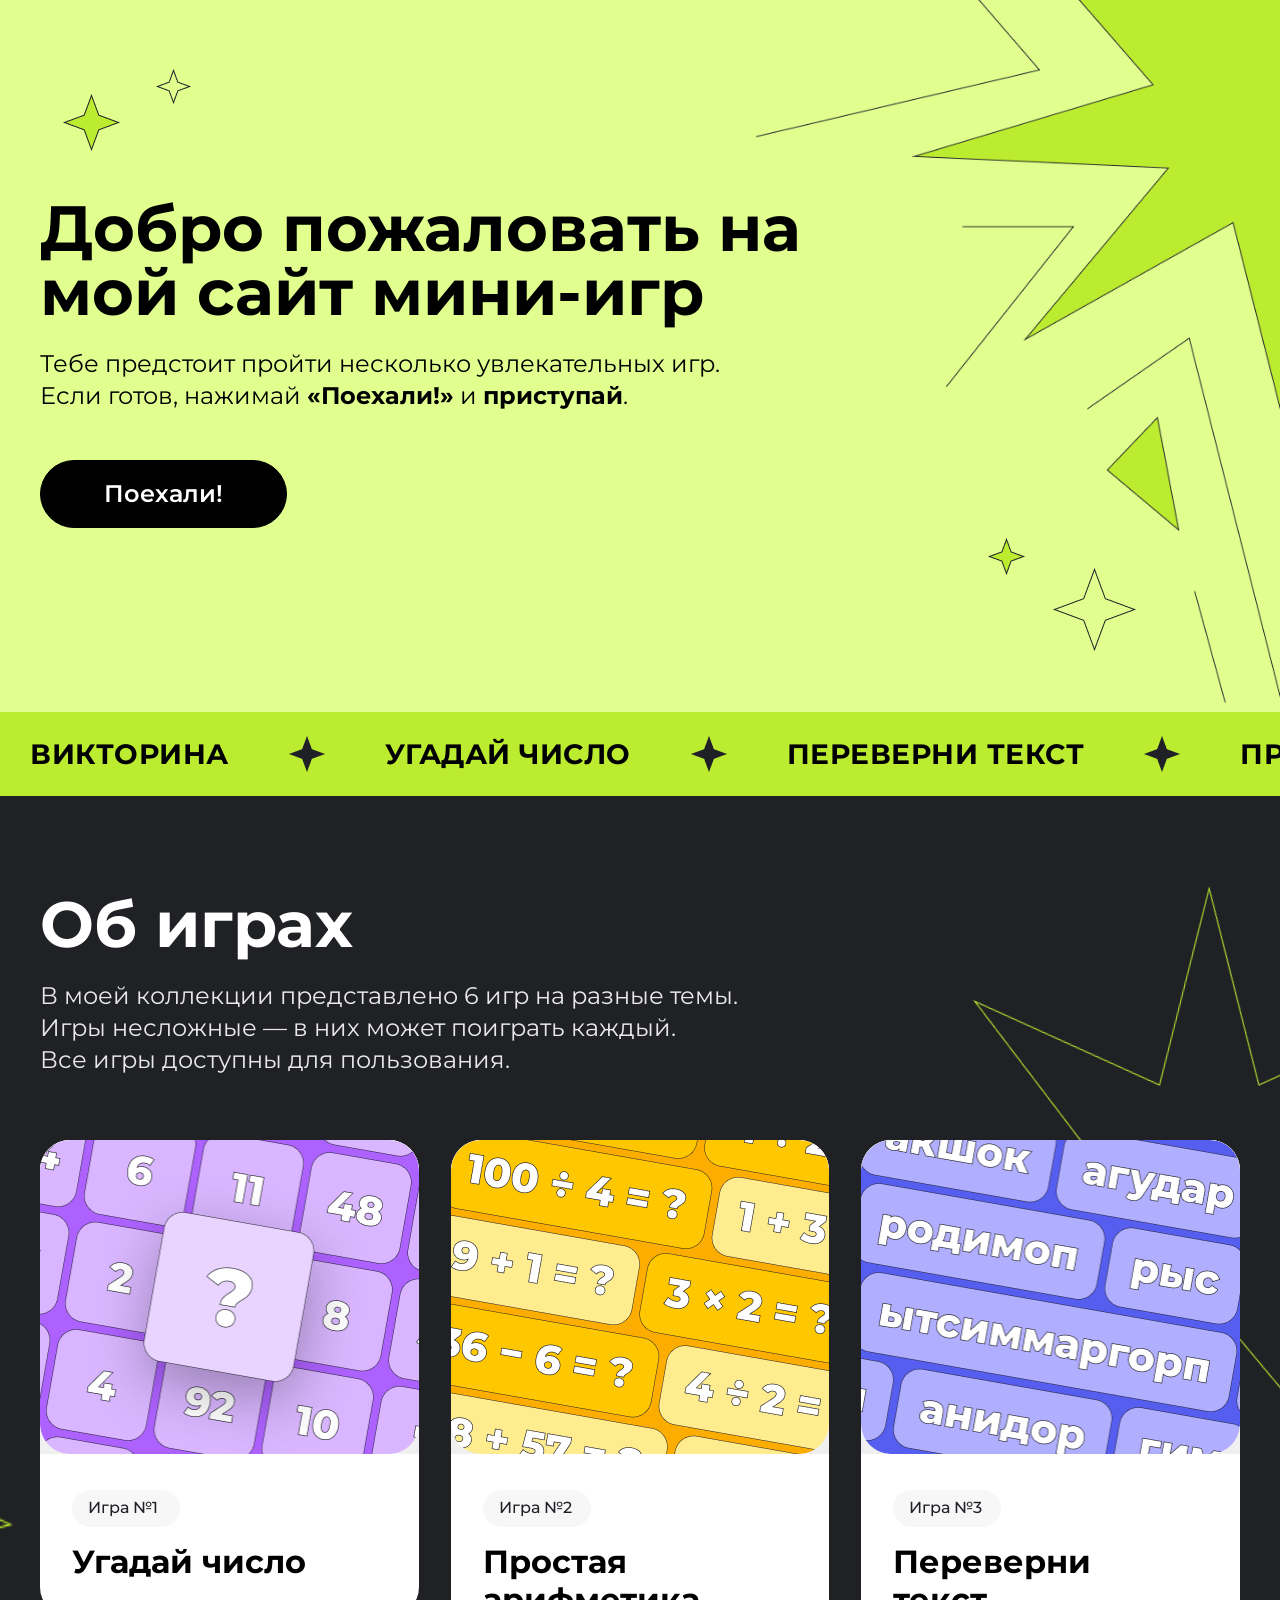
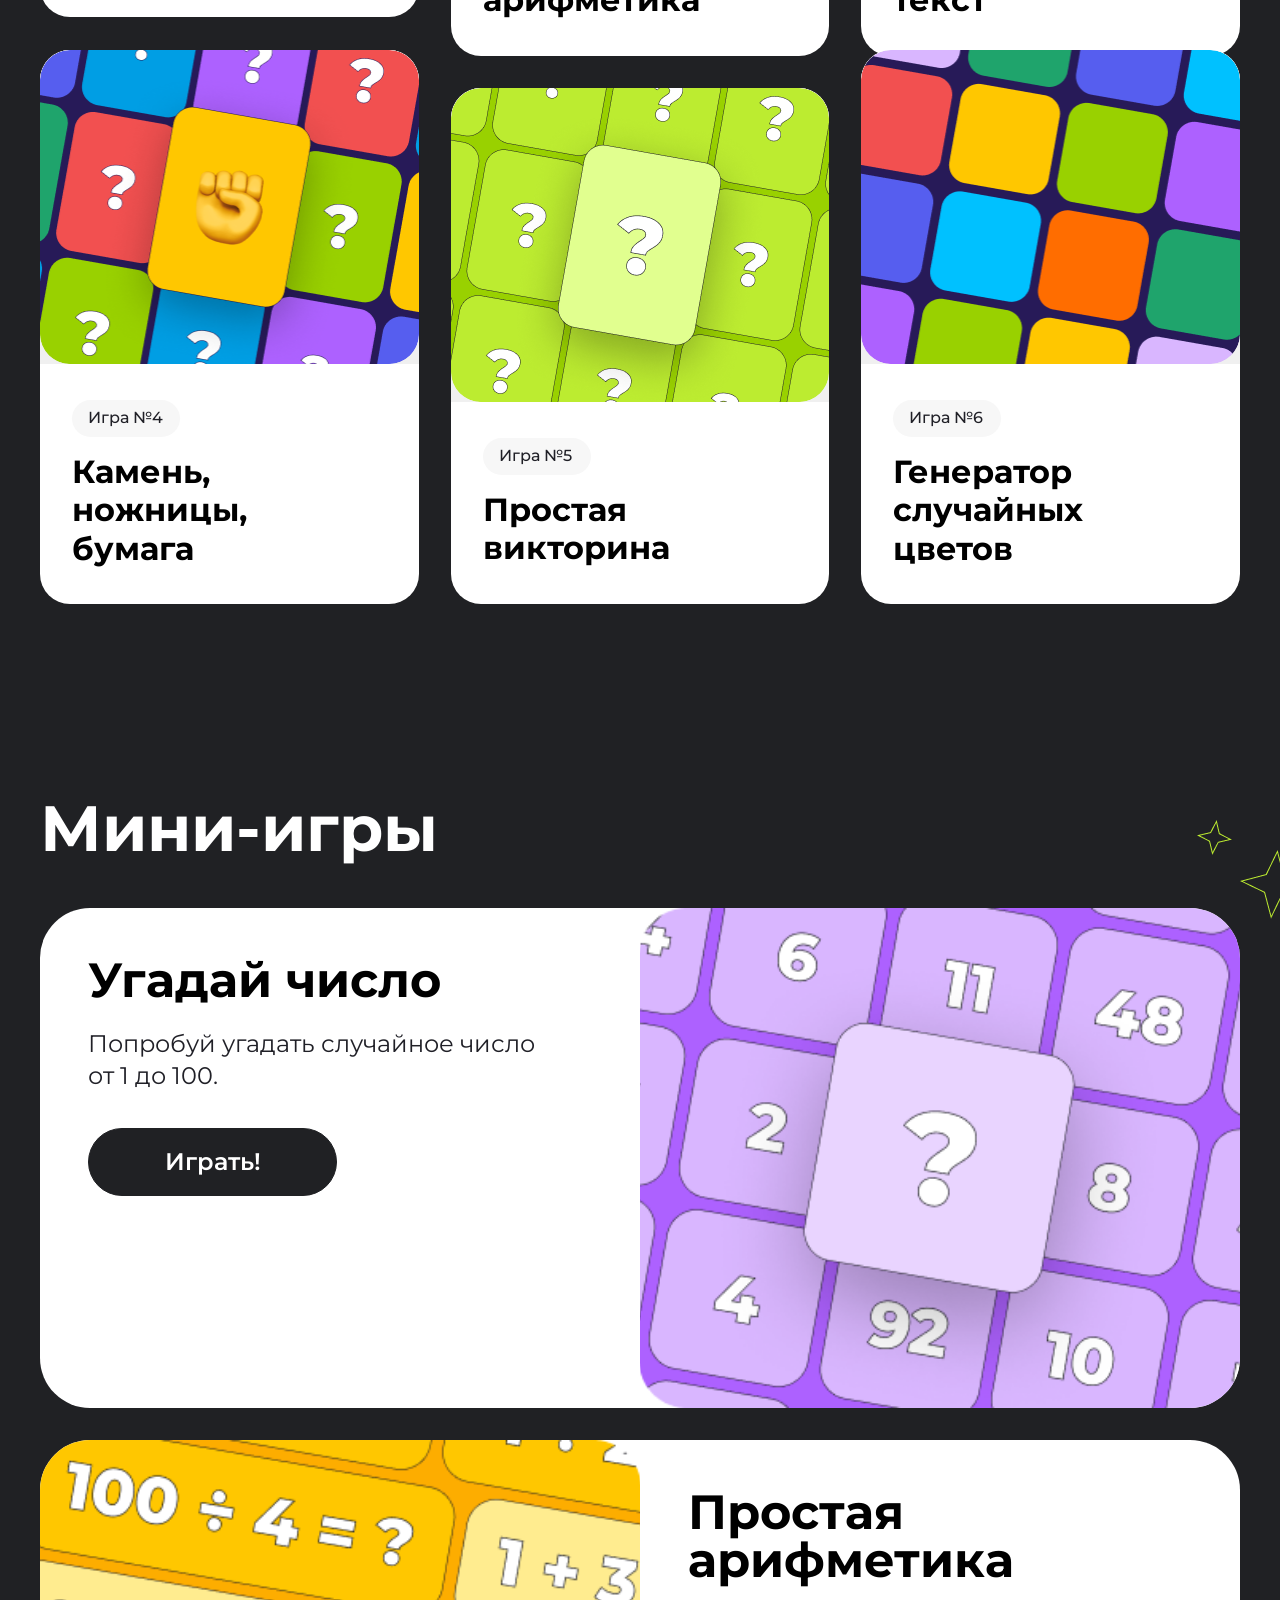
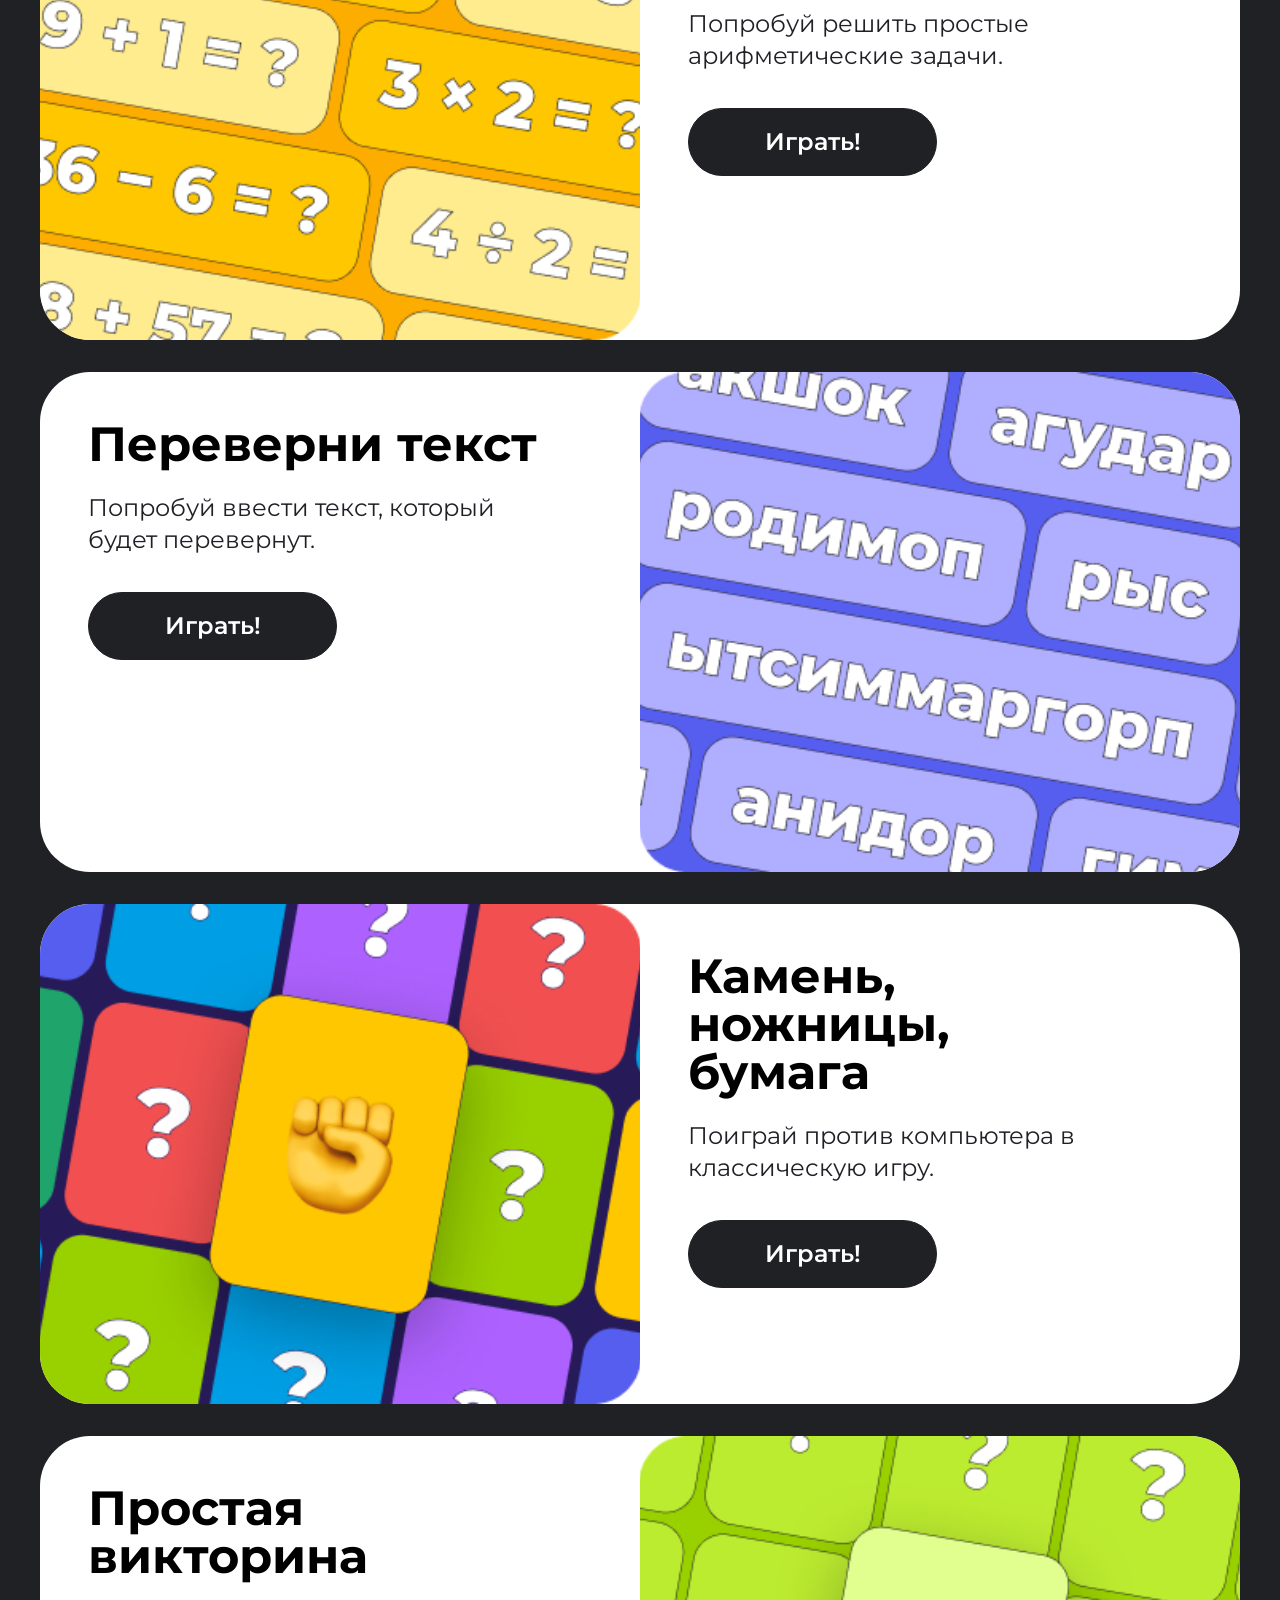
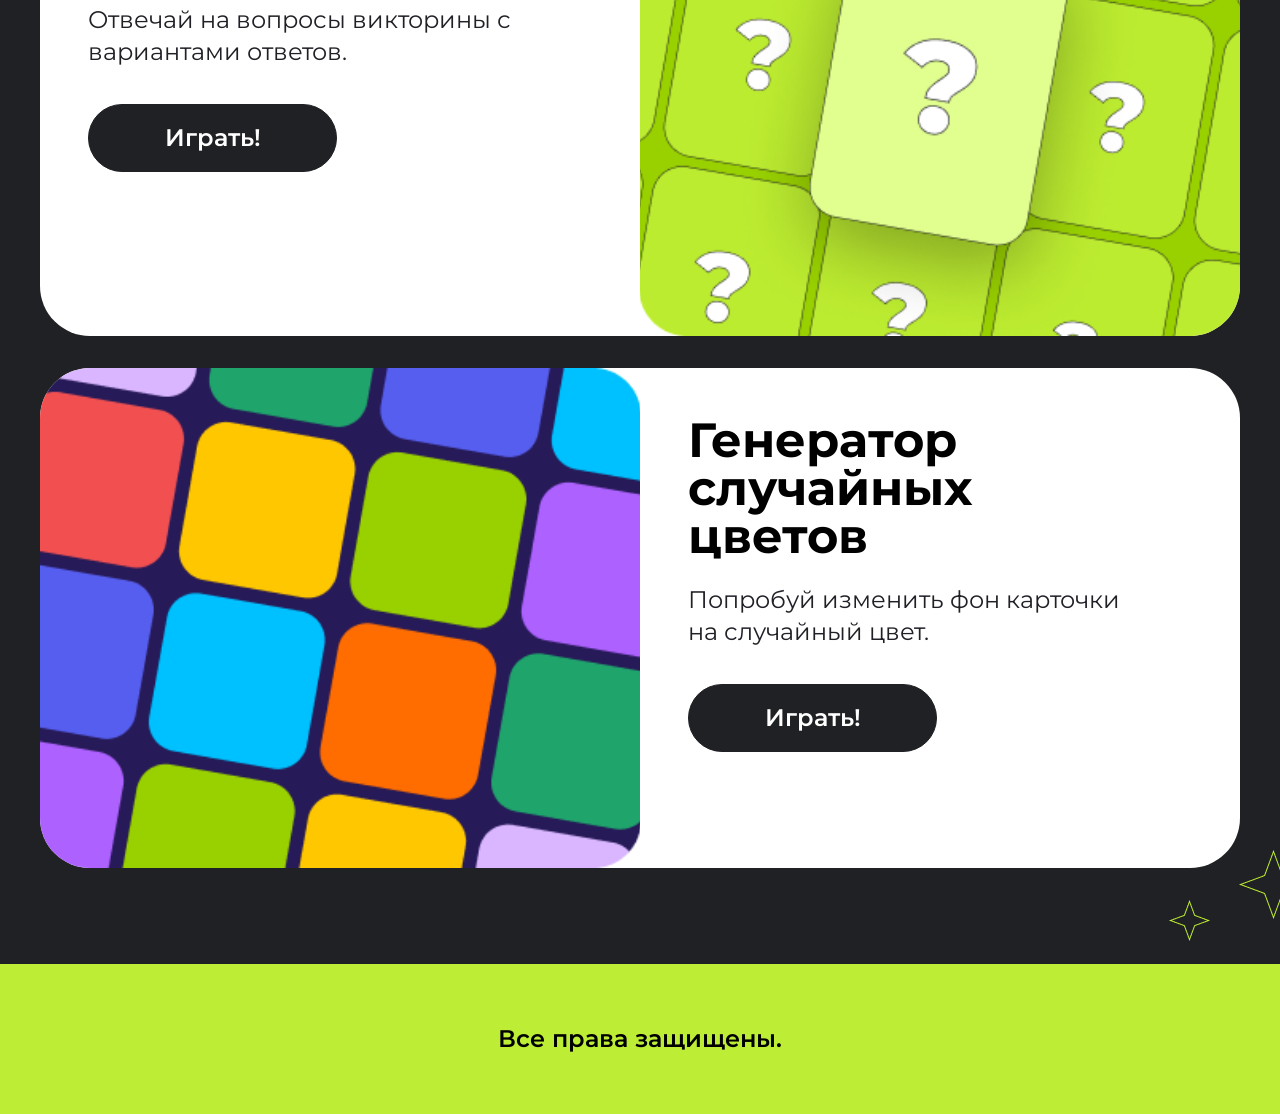
<file: index.html>
<!DOCTYPE html>
<html lang="en">
<head>
    <meta charset="UTF-8">
    <meta name="viewport" content="width=device-width, initial-scale=1.0">
    <link rel="stylesheet" href="style.css">
    <link rel="preconnect" href="https://fonts.googleapis.com">
    <link rel="preconnect" href="https://fonts.gstatic.com" crossorigin>
    <link href="https://fonts.googleapis.com/css2?family=Montserrat:ital,wght@0,100..900;1,100..900&display=swap"
        rel="stylesheet">
    <title>Главная</title>
</head>
<body>
    <header class="center top">
        <img class="top__stars-1" src="./img/stars-1.png" alt="stars-1">
        <img class="top__stars-2" src="./img/stars-2.png" alt="stars-2">
        <img class="top__stars-3" src="./img/stars-3.png" alt="stars-3">
        <img class="top__stars-4" src="./img/stars-4.png" alt="stars-4">
        <img class="top__stars-5" src="./img/stars-5.png" alt="stars-5">
        <img class="top__stars-9" src="./img/stars-9.png" alt="stars-9">
        <img class="top__stars-10" src="./img/stars-10.png" alt="stars-10">
        <img class="top__stars-11" src="./img/stars-11.png" alt="stars-11">
        <img class="top__stars-12" src="./img/stars-12.png" alt="stars-12">
        <img class="top__stars-13" src="./img/stars-13.png" alt="stars-13">
        <section class="top__desc">
            <h1 class="top__desc-title">Добро пожаловать на мой сайт мини-игр</h1>
            <p class="top__desc-subtitle">
                Тебе предстоит пройти несколько увлекательных игр. Если готов, нажимай 
                <span class="top__desc-subtitle--bold">«Поехали!»</span> и 
                <span class="top__desc-subtitle--bold">приступай</span>.
            </p>
            <a href="#games-section" class="top__desc-btn">Поехали!</a>
        </section>
    </header>

    <div class="ticker">
        <div class="ticker__container">
            <div class="ticker__group">
                <span class="ticker__item">Викторина</span>
                <div class="ticker__star"></div>
                <span class="ticker__item">Угадай число</span>
                <div class="ticker__star"></div>
                <span class="ticker__item">Переверни текст</span>
                <div class="ticker__star"></div>
                <span class="ticker__item">Простая арифметика</span>
                <div class="ticker__star"></div>
                <span class="ticker__item">Камень, Ножницы, Бумага</span>
                <div class="ticker__star"></div>
                <span class="ticker__item">Генератор Случайных Цветов</span>
                <div class="ticker__star"></div>
            </div>
            <div class="ticker__group">
                <span class="ticker__item">Викторина</span>
                <div class="ticker__star"></div>
                <span class="ticker__item">Угадай число</span>
                <div class="ticker__star"></div>
                <span class="ticker__item">Переверни текст</span>
                <div class="ticker__star"></div>
                <span class="ticker__item">Простая арифметика</span>
                <div class="ticker__star"></div>
                <span class="ticker__item">Камень, Ножницы, Бумага</span>
                <div class="ticker__star"></div>
                <span class="ticker__item">Генератор Случайных Цветов</span>
                <div class="ticker__star"></div>
            </div>
        </div>
    </div>
    
    <section id="games-section" class="games center">
        <img class="games__stars-7" src="./img/stars-7.png" alt="star">
        <img class="games__stars-8" src="./img/stars-8.png" alt="star">
        <div class="games__desc">
            <h2 class="games__desc-title">Об играх</h2>
            <p class="games__desc-text">
                В моей коллекции представлено 6 игр на разные темы.<br>
                Игры несложные — в них может поиграть каждый.<br>
                Все игры доступны для пользования.
            </p>
        </div>
        
        <div class="games__grid">

            <a href="#guess-the-number" class="game-card">
                <div class="game-card__image-box">
                    <img src="./img/game-1.png" alt="Угадай число" class="game-card__img">
                </div>
                <div class="game-card__info">
                    <span class="game-card__number">Игра №1</span>
                    <h3 class="game-card__title">Угадай число</h3>
                </div>
            </a>

            <a href="#simple-arithmethics" class="game-card">
                <div class="game-card__image-box">
                    <img src="./img/game-2.png" alt="Простая арифметика" class="game-card__img">
                </div>
                <div class="game-card__info">
                    <span class="game-card__number">Игра №2</span>
                    <h3 class="game-card__title">Простая арифметика</h3>
                </div>
            </a>

            <a href="#flip-the-text" class="game-card">
                <div class="game-card__image-box">
                    <img src="./img/game-3.png" alt="Переверни текст" class="game-card__img">
                </div>
                <div class="game-card__info">
                    <span class="game-card__number">Игра №3</span>
                    <h3 class="game-card__title">Переверни текст</h3>
                </div>
            </a>

            <a href="#rock-paper-scissors" class="game-card">
                <div class="game-card__image-box">
                    <img src="./img/game-4.png" alt="Камень, ножницы, бумага" class="game-card__img">
                </div>
                <div class="game-card__info">
                    <span class="game-card__number">Игра №4</span>
                    <h3 class="game-card__title">Камень, ножницы, бумага</h3>
                </div>
            </a>

            <a href="#easy-quizz" class="game-card">
                <div class="game-card__image-box">
                    <img src="./img/game-5.png" alt="Простая викторина" class="game-card__img">
                </div>
                <div class="game-card__info">
                    <span class="game-card__number">Игра №5</span>
                    <h3 class="game-card__title">Простая викторина</h3>
                </div>
            </a>

            <a href="#random-color-generator" class="game-card">
                <div class="game-card__image-box">
                    <img src="./img/game-6.png" alt="Генератор случайных цветов" class="game-card__img">
                </div>
                <div class="game-card__info">
                    <span class="game-card__number">Игра №6</span>
                    <h3 class="game-card__title">Генератор случайных цветов</h3>
                </div>
            </a>
        </div>
    </section>
    <section class="mini-games center">
        <h2 class="mini-games__title">Мини-игры</h2>
        
        <img class="mini-games__stars-14" src="./img/stars-14.png" alt="star">
        <img class="mini-games__stars-15" src="./img/stars-15.png" alt="star">
        <img class="mini-games__stars-16" src="./img/stars-16.png" alt="star">
        <img class="mini-games__stars-17" src="./img/stars-17.png" alt="star">

        <div class="mini-games__list">

            <div id="guess-the-number" class="mobile-card">
                <div class="mobile-card__info">
                    <h3 class="mobile-card__title">Угадай число</h3>
                    <p class="mobile-card__text">Попробуй угадать случайное число от 1 до 100.</p>
                    <a href="#guess-game-window" class="mobile-card__btn id-guess-trigger">Играть!</a>
                </div>
                <div class="mobile-card__image-box">
                    <img src="./img/game-1.png" alt="Угадай число" class="mobile-card__img">
                </div>
            </div>

            <div id="guess-game-window" class="quiz-container hidden">
            <div class="quiz-header">
                <h2>Игра «Угадай число»</h2>
                <button id="close-guess-btn" class="close-btn">&times;</button>
            </div>
  
            <div id="guess-box">
                <p class="question">Компьютер загадал число от 1 до 100. Попробуй его угадать!</p>
                <div class="guess-input-group">
                    <input type="number" id="user-guess-input" min="1" max="100" placeholder="Введите число...">
                    <button id="submit-guess-btn">Проверить</button>
                </div>
                <p id="guess-hint-text" class="hint-text">Жду вашей догадки...</p>
            </div>

            <div id="guess-result-box" class="result-box hidden">
                <h3>Вы угадали! 🎉</h3>
                <p id="guess-stats-text"></p>
                <button id="restart-guess-btn">Играть заново</button>
            </div>
            </div>


            <div id="simple-arithmethics" class="mobile-card">
                <div class="mobile-card__image-box">
                    <img src="./img/game-2.png" alt="Простая арифметика" class="mobile-card__img">
                </div>
                <div class="mobile-card__info">
                    <h3 class="mobile-card__title">Простая арифметика</h3>
                    <p class="mobile-card__text">Попробуй решить простые арифметические задачи.</p>
                    <a href="#arithmetic-game-window" class="mobile-card__btn id-arithmetic-trigger">Играть!</a>
                </div>
            </div>

            <div id="arithmetic-game-window" class="quiz-container hidden">
            <div class="quiz-header">
                <h2>Игра «Простая арифметика»</h2>
                <button id="close-arithmetic-btn" class="close-btn">&times;</button>
            </div>
  
            <div id="arithmetic-box">
                <p class="question">Решите сгенерированный пример:</p>
                <h1 id="arithmetic-task-text" style="font-size: 48px; font-weight: 700; margin-bottom: 24px; letter-spacing: 2px;">5 + 3 = ?</h1>
    
                <div class="guess-input-group">
                    <input type="number" id="user-arithmetic-input" placeholder="Ваш ответ...">
                    <button id="submit-arithmetic-btn">Проверить</button>
                </div>
                <p id="arithmetic-hint-text" class="hint-text">Жду вашего ответа...</p>
            </div>

            <div id="arithmetic-result-box" class="result-box hidden">
                <h3 id="arithmetic-result-title">Верно! 🎉</h3>
                <p id="arithmetic-stats-text"></p>
                <button id="next-arithmetic-btn" class="result-box__desc-btn" style="margin: 0 auto;">Следующий пример</button>
            </div>
            </div>


            <div id="flip-the-text" class="mobile-card">
                <div class="mobile-card__info">
                    <h3 class="mobile-card__title">Переверни текст</h3>
                    <p class="mobile-card__text">Попробуй ввести текст, который будет перевернут.</p>
                    <a href="#flip-game-window" class="mobile-card__btn id-flip-trigger">Играть!</a>
                </div>
                <div class="mobile-card__image-box">
                    <img src="./img/game-3.png" alt="Переверни текст" class="mobile-card__img">
                </div>
            </div>

            <div id="flip-game-window" class="quiz-container hidden">
            <div class="quiz-header">
                <h2>Игра «Переверни текст»</h2>
                <button id="close-flip-btn" class="close-btn">&times;</button>
            </div>
  
            <div class="flip-content-box">
                <p class="question">Введите любое слово или фразу, и сайт мгновенно перевернет их задом наперед:</p>
    
                <div class="guess-input-group">
                    <input type="text" id="user-flip-input" placeholder="Введите ваш текст здесь...">
                    <button id="submit-flip-btn">Перевернуть</button>
                </div>
            </div>

            <div id="flip-result-box" class="result-box hidden">
                <h3 style="color: #000000; font-size: 28px; margin-bottom: 12px; font-weight: 600;">Перевернутый текст:</h3>
                <h1 id="flipped-output-text" style="font-size: 40px; font-weight: 700; color: #007bff; margin-bottom: 32px; word-break: break-all; min-height: 48px;"></h1>
    
                <button id="clear-flip-btn" class="result-box__desc-btn" style="margin: 0 auto;">Очистить и повторить</button>
            </div>
            </div>


            <div id="rock-paper-scissors" class="mobile-card">
                <div class="mobile-card__image-box">
                    <img src="./img/game-4.png" alt="Камень, ножницы, бумага" class="mobile-card__img">
                </div>
                <div class="mobile-card__info">
                    <h3 class="mobile-card__title">Камень, ножницы, бумага</h3>
                    <p class="mobile-card__text">Поиграй против компьютера в классическую игру.</p>
                    <a href="#rps-game-window" class="mobile-card__btn id-rps-trigger">Играть!</a>
                </div>
            </div>

            <div id="rps-game-window" class="quiz-container hidden">
            <div class="quiz-header">
                <h2>Камень, Ножницы, Бумага</h2>
                <button id="close-rps-btn" class="close-btn">&times;</button>
            </div>
  
            <div id="rps-box">
                <p class="question">Сделай свой ход:</p>
                <div class="options">
                    <button class="option-btn rps-btn" data-choice="камень">✊ Камень</button>
                    <button class="option-btn rps-btn" data-choice="ножницы">✌️ Ножницы</button>
                    <button class="option-btn rps-btn" data-choice="бумага">✋ Бумага</button>
                </div>
            </div>

            <div id="rps-result-box" class="result-box hidden">
                <h3 id="rps-result-title">Победа! 🎉</h3>
                <p id="rps-stats-text"></p>
                <button id="restart-rps-btn">Играть еще раз</button>
            </div>
            </div>


            <div id="easy-quizz" class="mobile-card">
                <div class="mobile-card__info">
                    <h3 class="mobile-card__title">Простая викторина</h3>
                    <p class="mobile-card__text">Отвечай на вопросы викторины с вариантами ответов.</p>
                    <a href="#quiz-game-window" class="mobile-card__btn id-quiz-trigger">Играть!</a>
                </div>
                <div class="mobile-card__image-box">
                    <img src="./img/game-5.png" alt="Простая викторина" class="mobile-card__img">
                </div>
            </div>
            <div id="quiz-game-window" class="quiz-container hidden">
              <div class="quiz-header">
                <h2>Игра «Викторина»</h2>
                <button id="close-quiz-btn" class="close-btn">&times;</button>
              </div>
              
              <div id="quiz-box">
                <p id="question-text" class="question"></p>
                <div id="options-box" class="options"></div>
              </div>

              <div id="result-box" class="result-box hidden">
                <h3>Игра окончена!</h3>
                <p id="score-text"></p>
                <button id="restart-btn">Начать заново</button>
              </div>
            </div>


            <div id="random-color-generator" class="mobile-card">
                <div class="mobile-card__image-box">
                    <img src="./img/game-6.png" alt="Генератор случайных цветов" class="mobile-card__img">
                </div>
                <div class="mobile-card__info">
                    <h3 class="mobile-card__title">Генератор случайных цветов</h3>
                    <p class="mobile-card__text">Попробуй изменить фон карточки на случайный цвет.</p>
                    <a href="#color-game-window" class="mobile-card__btn id-color-trigger">Играть!</a>
                </div>
            </div>

            <div id="color-game-window" class="quiz-container hidden">
            <div class="quiz-header">
                <h2>Генератор цветов</h2>
                <button id="close-color-btn" class="close-btn">&times;</button>
            </div>
  
            <div id="color-game-box" class="color-playground">
                <p class="question" id="color-game-instruction">Нажми на кнопку ниже, чтобы сгенерировать случайный цвет фона!</p>
    
                <h1 id="color-hex-code" class="hex-display">#FFFFFF</h1>
    
                <button id="generate-color-btn" class="quiz-container-btn" style="margin: 24px auto 0 auto;">Изменить цвет</button>
            </div>
            </div>
        </div>
    </section>
    <footer class="footer">
        <p class="footer__text">Все права защищены.</p>
    </footer>
    <script src="./script.js"></script>
</body>
</html>
</file>
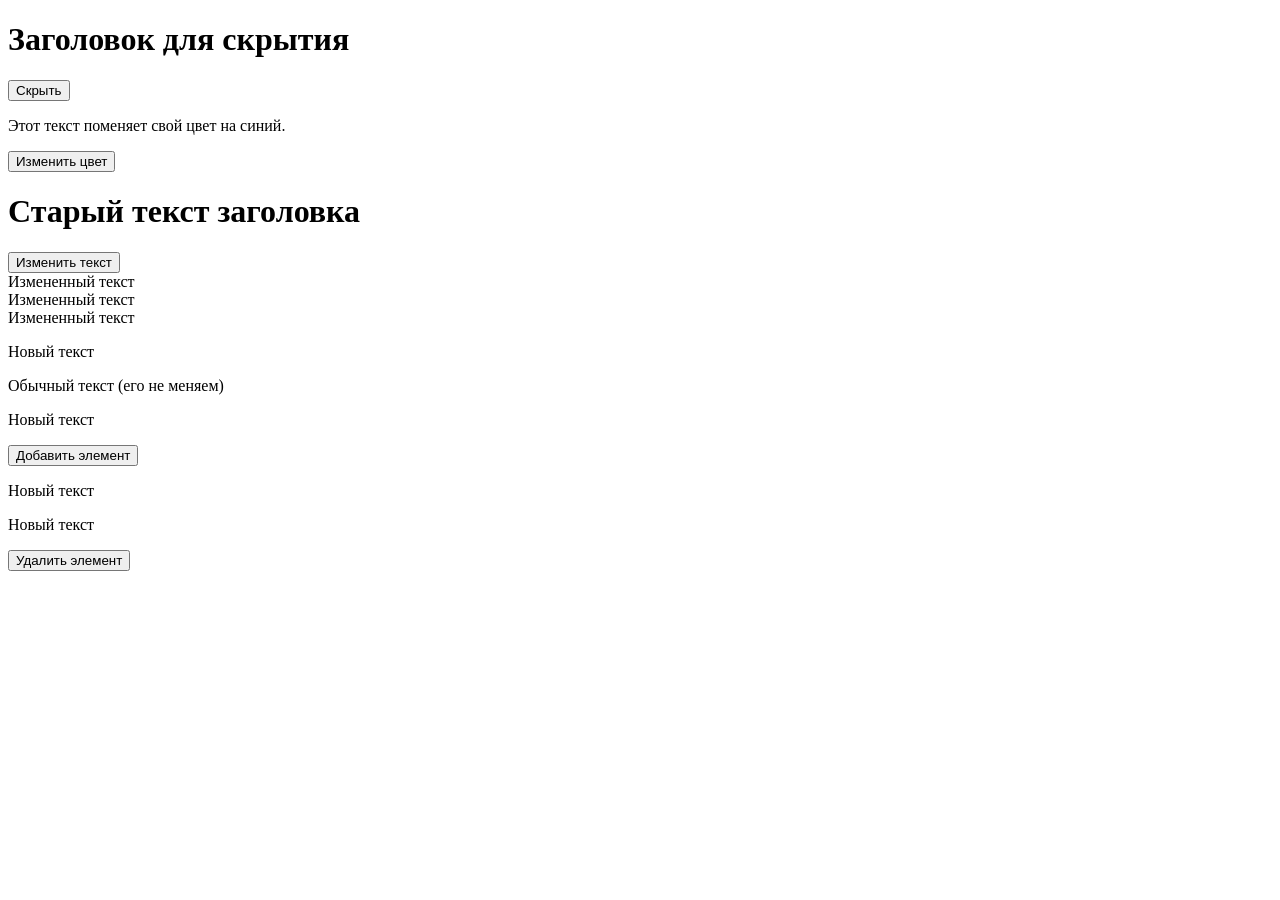
<file: hw-8.html>
<!DOCTYPE html>
<html lang="en">
<head>
    <meta charset="UTF-8">
    <meta name="viewport" content="width=device-width, initial-scale=1.0">
    <title>Homework</title>
</head>
<body>
    <h1 id="title-task1">Заголовок для скрытия</h1>
    <button id="btn-task1">Скрыть</button>

    <p id="text-task2">Этот текст поменяет свой цвет на синий.</p>
    <button id="btn-task2">Изменить цвет</button>

    <h1 id="title-task3">Старый текст заголовка</h1>
    <button id="btn-task3">Изменить текст</button>

    <div class="description1">Текст первого блока</div>
    <div class="description1">Текст второго блока</div>
    <div class="description1">Текст третьего блока</div>

    <p class="description">Первый абзац описания</p>
    <p class="text-info">Обычный текст (его не меняем)</p>
    <p class="description">Второй абзац описания</p>

    <button id="btn-task6">Добавить элемент</button>

    <p class="description">Я первый абзац (меня удалят)</p>
    <p class="description">Я второй абзац (я останусь)</p>
    <button id="btn-task7">Удалить элемент</button>

    <script src="./hw-8.js"></script>
</body>
</html>
</file>
<file: style.css>
* {
  margin: 0;
  padding: 0;
  box-sizing: border-box;
  font-family: "Montserrat", sans-serif;
  scroll-behavior: smooth;
}

.center {
  padding-left: calc(50% - 600px);
  padding-right: calc(50% - 600px);
}

.top {
  position: relative;
  overflow: hidden;
  background: #E1FF8F;
  height: 712px;
}
.top__stars-1 {
  top: 0;
  right: 0;
  height: 100%;
  position: absolute;
  z-index: 1;
  pointer-events: none;
}
.top__stars-2 {
  position: absolute;
  top: 568px;
  left: calc(50% + 413px);
}
.top__stars-3 {
  position: absolute;
  top: 538px;
  left: calc(50% + 348px);
}
.top__stars-4 {
  position: absolute;
  top: 94px;
  left: 63px;
}
.top__stars-5 {
  position: absolute;
  top: 69px;
  left: 156px;
}
.top__stars-9, .top__stars-10, .top__stars-11, .top__stars-12, .top__stars-13 {
  display: none;
}
.top__desc {
  position: relative;
  z-index: 2;
}
.top__desc-title {
  padding-top: 196px;
  padding-bottom: 24px;
  width: 769px;
  font-weight: 700;
  font-size: 64px;
  line-height: 100%;
}
.top__desc-subtitle {
  width: 720px;
  font-weight: 400;
  font-size: 24px;
  line-height: 32px;
}
.top__desc-subtitle span {
  font-weight: 700;
}
.top__desc-btn {
  display: flex;
  justify-content: center;
  text-decoration: none;
  width: 247px;
  margin-top: 48px;
  border-radius: 60px;
  padding-top: 16px;
  padding-bottom: 16px;
  padding-left: 28px;
  padding-right: 28px;
  font-size: 24px;
  color: #fff;
  background-color: #000;
  font-weight: 600;
  line-height: 142%;
  border: 1px solid #000;
}
.top__desc-btn:hover {
  transition: all 0.75s;
  color: #000;
  background-color: #fff;
}

.ticker {
  width: 100%;
  background-color: #BCEC30;
  overflow: hidden;
  display: flex;
  flex-wrap: nowrap;
  -webkit-user-select: none;
     -moz-user-select: none;
          user-select: none;
}
.ticker__container {
  display: flex;
  flex-wrap: nowrap;
  width: -moz-max-content;
  width: max-content;
  animation: scroll-marquee 25s linear infinite;
}
.ticker__group {
  display: flex;
  align-items: center;
  flex-wrap: nowrap;
  gap: 60px;
  padding: 24px 30px;
}
.ticker__item {
  font-weight: 700;
  font-size: 28px;
  text-transform: uppercase;
  color: #000000;
  letter-spacing: 0.5px;
  white-space: nowrap;
}
.ticker__star {
  width: 36px;
  height: 36px;
  background: url(./img/star.png) no-repeat center/contain;
  flex-shrink: 0;
}
.ticker:hover .ticker__container {
  animation-play-state: paused;
}

@keyframes scroll-marquee {
  0% {
    transform: translate3d(0, 0, 0);
  }
  100% {
    transform: translate3d(-50%, 0, 0);
  }
}
.games {
  background-color: #202124;
  padding-top: 96px;
  padding-bottom: 96px;
  position: relative;
  overflow: hidden;
}
.games::after {
  content: "";
  position: absolute;
  width: 584.71px;
  height: 584.71px;
  opacity: 1;
  top: 87px;
  left: calc(50% + 230px);
  transform: rotate(6.77deg);
  background: url("./img/stars-6.png") no-repeat center/contain;
  z-index: 1;
  pointer-events: none;
}
.games__stars-7 {
  position: absolute;
  width: 54px;
  height: 54px;
  top: 700px;
  left: calc(50% - 680px);
  z-index: 2;
}
.games__stars-8 {
  position: absolute;
  width: 31px;
  height: 31px;
  top: 650px;
  left: calc(50% - 700px);
  transform: rotate(15deg);
  z-index: 2;
}
.games__desc {
  position: relative;
  z-index: 3;
  margin-bottom: 64px;
}
.games__desc-title {
  font-size: 64px;
  font-weight: 700;
  color: #ffffff;
  line-height: 100%;
  padding-bottom: 24px;
}
.games__desc-text {
  font-size: 24px;
  font-weight: 400;
  color: #ffffff;
  line-height: 32px;
  opacity: 0.9;
}
.games__grid {
  position: relative;
  display: grid;
  grid-template-columns: repeat(3, 1fr);
  gap: 32px;
  align-items: start;
}

.game-card {
  display: flex;
  flex-direction: column;
  background-color: #ffffff;
  border-radius: 30px;
  text-decoration: none;
  overflow: hidden;
  position: relative;
  z-index: 2;
  transition: transform 0.3s cubic-bezier(0.25, 0.46, 0.45, 0.94);
}
.game-card:nth-child(4), .game-card:nth-child(6) {
  margin-top: -38px;
}
.game-card:hover {
  scale: 1.05;
  transition: 0.35s;
  cursor: pointer;
}
.game-card__image-box {
  width: 100%;
  height: 314px;
  background-color: #f0f0f0;
  overflow: hidden;
}
.game-card__img {
  width: 100%;
  height: 100%;
  -o-object-fit: cover;
     object-fit: cover;
  border-radius: 30px;
}
.game-card__info {
  padding: 36px 32px;
  display: flex;
  flex-direction: column;
  gap: 16px;
}
.game-card__number {
  font-size: 16px;
  font-weight: 500;
  color: #202027;
  background-color: #f7f7f7;
  width: 108px;
  padding: 8px 16px 10px 16px;
  border-radius: 52px;
}
.game-card__title {
  width: 300px;
  font-size: 32px;
  font-weight: 700;
  color: #000000;
  line-height: 120%;
}

.mini-games {
  background-color: #202124;
  padding-top: 96px;
  padding-bottom: 96px;
  position: relative;
  overflow: hidden;
}
.mini-games__title {
  font-size: 64px;
  font-weight: 700;
  color: #ffffff;
  line-height: 100%;
  margin-bottom: 48px;
}
.mini-games__list {
  display: flex;
  flex-direction: column;
  gap: 32px;
  width: 100%;
}
.mini-games__stars-14 {
  position: absolute;
  opacity: 1;
  top: 120px;
  left: calc(50% + 557px);
  border-width: 1px;
  z-index: 1;
}
.mini-games__stars-15 {
  position: absolute;
  opacity: 1;
  top: 150px;
  left: calc(50% + 600px);
  border-width: 1px;
  z-index: 1;
}
.mini-games__stars-16 {
  width: 69px;
  height: 69px;
  position: absolute;
  top: 3350px;
  left: calc(50% + 599px);
  border-width: 1px;
  z-index: 1;
}
.mini-games__stars-17 {
  width: 41px;
  height: 41px;
  position: absolute;
  top: 3400px;
  left: calc(50% + 529px);
  border-width: 1px;
  z-index: 1;
}

.mobile-card {
  display: flex;
  flex-direction: row;
  width: 100%;
  height: 500px;
  background-color: #ffffff;
  border-radius: 50px;
  overflow: hidden;
  position: relative;
  z-index: 2;
  transition: transform 0.3s cubic-bezier(0.25, 0.46, 0.45, 0.94);
}
.mobile-card__image-box {
  width: 50%;
  height: 100%;
  overflow: hidden;
}
.mobile-card__img {
  width: 100%;
  height: 100%;
  -o-object-fit: cover;
     object-fit: cover;
  border-radius: 30px;
}
.mobile-card__info {
  width: 50%;
  padding: 48px 48px;
  display: flex;
  flex-direction: column;
  align-items: flex-start;
  gap: 24px;
}
.mobile-card__title {
  width: 450px;
  font-size: 48px;
  font-weight: 700;
  color: #000000;
  line-height: 100%;
}
.mobile-card__text {
  font-size: 24px;
  font-weight: 400;
  color: #202027;
  line-height: 32px;
  max-width: 457px;
}
.mobile-card__btn {
  display: inline-flex;
  justify-content: center;
  align-items: center;
  text-decoration: none;
  background-color: #202124;
  color: #ffffff;
  font-weight: 600;
  font-size: 24px;
  line-height: 142%;
  padding: 16px 75.5px;
  border-radius: 60px;
  margin-top: 12px;
  border: 1px solid #202124;
  transition: all 0.3s ease-in-out;
}
.mobile-card__btn:hover {
  background-color: #ffffff;
  color: #202124;
}

.quiz-container {
  display: flex;
  flex-direction: column;
  width: 100%;
  min-height: 500px;
  background-color: #ffffff;
  border-radius: 50px;
  padding: 48px;
  position: relative;
  z-index: 3;
  box-shadow: 0 10px 30px rgba(0, 0, 0, 0.3);
  animation: fadeInQuiz 0.4s ease-out;
}
.quiz-container .quiz-header {
  display: flex;
  justify-content: space-between;
  align-items: center;
  border-bottom: 2px solid #f0f0f0;
  padding-bottom: 20px;
  margin-bottom: 32px;
}
.quiz-container .quiz-header h2 {
  font-size: 36px;
  font-weight: 700;
  color: #000000;
  line-height: 100%;
}
.quiz-container .quiz-header .close-btn {
  background: none;
  border: none;
  font-size: 40px;
  font-weight: 300;
  color: #a0a0a0;
  cursor: pointer;
  line-height: 100%;
  transition: color 0.3s ease;
}
.quiz-container .quiz-header .close-btn:hover {
  color: #000000;
}
.quiz-container .question {
  font-size: 24px;
  font-weight: 600;
  color: #202027;
  line-height: 130%;
  margin-bottom: 32px;
}
.quiz-container .options {
  display: flex;
  flex-direction: column;
  gap: 16px;
  width: 100%;
  max-width: 600px;
}
.quiz-container .option-btn {
  width: 100%;
  padding: 18px 28px;
  font-size: 18px;
  font-weight: 500;
  color: #000000;
  background-color: #f7f7f7;
  border: 2px solid #f7f7f7;
  border-radius: 20px;
  cursor: pointer;
  text-align: left;
  transition: all 0.3s ease-in-out;
}
.quiz-container .option-btn:hover {
  background-color: #000000;
  color: #ffffff;
  border-color: #000000;
}
.quiz-container .result-box {
  display: flex;
  flex-direction: column;
  align-items: center;
  justify-content: center;
  text-align: center;
  flex-grow: 1;
  padding: 40px 0;
}
.quiz-container .result-box h3 {
  font-size: 40px;
  font-weight: 700;
  color: #BCEC30;
  -webkit-text-stroke: 1px #000000;
  margin-bottom: 16px;
}
.quiz-container .result-box p {
  font-size: 24px;
  font-weight: 400;
  color: #202027;
  margin-bottom: 32px;
}
.quiz-container .result-box #restart-btn {
  display: flex;
  justify-content: center;
  align-items: center;
  width: 247px;
  border-radius: 60px;
  padding: 16px 28px;
  font-size: 20px;
  font-weight: 600;
  color: #ffffff;
  background-color: #000000;
  border: 1px solid #000000;
  cursor: pointer;
  transition: all 0.4s ease;
}
.quiz-container .result-box #restart-btn:hover {
  color: #000000;
  background-color: #ffffff;
}

@keyframes fadeInQuiz {
  from {
    opacity: 0;
    transform: translateY(20px);
  }
  to {
    opacity: 1;
    transform: translateY(0);
  }
}
#guess-game-window {
  display: flex;
  flex-direction: column;
  width: 100%;
  min-height: 500px;
  background-color: #ffffff;
  border-radius: 50px;
  padding: 48px;
  position: relative;
  z-index: 3;
  box-shadow: 0 10px 30px rgba(0, 0, 0, 0.3);
  animation: fadeInQuiz 0.4s ease-out;
}
#guess-game-window .quiz-header {
  display: flex;
  justify-content: space-between;
  align-items: center;
  border-bottom: 2px solid #f0f0f0;
  padding-bottom: 20px;
  margin-bottom: 32px;
}
#guess-game-window .quiz-header h2 {
  font-size: 36px;
  font-weight: 700;
  color: #000000;
  line-height: 100%;
}
#guess-game-window .quiz-header .close-btn {
  background: none;
  border: none;
  font-size: 40px;
  font-weight: 300;
  color: #a0a0a0;
  cursor: pointer;
  line-height: 100%;
  transition: color 0.3s ease;
}
#guess-game-window .quiz-header .close-btn:hover {
  color: #000000;
}
#guess-game-window .question {
  font-size: 24px;
  font-weight: 600;
  color: #202027;
  line-height: 130%;
  margin-bottom: 32px;
}
#guess-game-window .guess-input-group {
  display: flex;
  gap: 16px;
  width: 100%;
  max-width: 600px;
  margin-bottom: 24px;
}
#guess-game-window .guess-input-group input[type=number] {
  flex-grow: 1;
  padding: 18px 28px;
  font-size: 18px;
  font-weight: 500;
  border: 2px solid #f7f7f7;
  background-color: #f7f7f7;
  border-radius: 20px;
  outline: none;
  font-family: inherit;
  transition: all 0.3s ease;
}
#guess-game-window .guess-input-group input[type=number]:focus {
  border-color: #000000;
  background-color: #ffffff;
}
#guess-game-window .guess-input-group input[type=number]::-webkit-outer-spin-button, #guess-game-window .guess-input-group input[type=number]::-webkit-inner-spin-button {
  -webkit-appearance: none;
  margin: 0;
}
#guess-game-window .guess-input-group #submit-guess-btn {
  padding: 16px 28px;
  font-size: 18px;
  font-weight: 600;
  background-color: #000000;
  color: #ffffff;
  border: 2px solid #000000;
  border-radius: 20px;
  cursor: pointer;
  transition: all 0.3s ease-in-out;
}
#guess-game-window .guess-input-group #submit-guess-btn:hover {
  background-color: #ffffff;
  color: #000000;
}
#guess-game-window .hint-text {
  font-size: 20px;
  font-weight: 600;
  color: #202027;
  margin-top: 10px;
}
#guess-game-window .result-box {
  display: flex;
  flex-direction: column;
  align-items: center;
  justify-content: center;
  text-align: center;
  flex-grow: 1;
  padding: 40px 0;
}
#guess-game-window .result-box h3 {
  font-size: 40px;
  font-weight: 700;
  color: #BCEC30;
  -webkit-text-stroke: 1px #000000;
  margin-bottom: 16px;
}
#guess-game-window .result-box p {
  font-size: 24px;
  font-weight: 400;
  color: #202027;
  margin-bottom: 32px;
}
#guess-game-window .result-box #restart-guess-btn {
  display: flex;
  justify-content: center;
  align-items: center;
  width: 247px;
  border-radius: 60px;
  padding: 16px 28px;
  font-size: 20px;
  font-weight: 600;
  color: #ffffff;
  background-color: #000000;
  border: 1px solid #000000;
  cursor: pointer;
  transition: all 0.4s ease;
}
#guess-game-window .result-box #restart-guess-btn:hover {
  color: #000000;
  background-color: #ffffff;
}

#arithmetic-game-window {
  display: flex;
  flex-direction: column;
  width: 100%;
  min-height: 500px;
  background-color: #ffffff;
  border-radius: 50px;
  padding: 48px;
  position: relative;
  z-index: 3;
  box-shadow: 0 10px 30px rgba(0, 0, 0, 0.3);
  animation: fadeInQuiz 0.4s ease-out;
}
#arithmetic-game-window .quiz-header {
  display: flex;
  justify-content: space-between;
  align-items: center;
  border-bottom: 2px solid #f0f0f0;
  padding-bottom: 20px;
  margin-bottom: 32px;
}
#arithmetic-game-window .quiz-header h2 {
  font-size: 36px;
  font-weight: 700;
  color: #000000;
  line-height: 100%;
}
#arithmetic-game-window .quiz-header .close-btn {
  background: none;
  border: none;
  font-size: 40px;
  font-weight: 300;
  color: #a0a0a0;
  cursor: pointer;
  line-height: 100%;
  transition: color 0.3s ease;
}
#arithmetic-game-window .quiz-header .close-btn:hover {
  color: #000000;
}
#arithmetic-game-window .question {
  font-size: 24px;
  font-weight: 600;
  color: #202027;
  line-height: 130%;
  margin-bottom: 32px;
}
#arithmetic-game-window .guess-input-group {
  display: flex;
  gap: 16px;
  width: 100%;
  max-width: 600px;
  margin-bottom: 24px;
}
#arithmetic-game-window .guess-input-group input[type=number] {
  flex-grow: 1;
  padding: 18px 28px;
  font-size: 18px;
  font-weight: 500;
  border: 2px solid #f7f7f7;
  background-color: #f7f7f7;
  border-radius: 20px;
  outline: none;
  font-family: inherit;
  transition: all 0.3s ease;
}
#arithmetic-game-window .guess-input-group input[type=number]:focus {
  border-color: #000000;
  background-color: #ffffff;
}
#arithmetic-game-window .guess-input-group input[type=number]::-webkit-outer-spin-button, #arithmetic-game-window .guess-input-group input[type=number]::-webkit-inner-spin-button {
  -webkit-appearance: none;
  margin: 0;
}
#arithmetic-game-window .guess-input-group #submit-arithmetic-btn {
  padding: 16px 28px;
  font-size: 18px;
  font-weight: 600;
  background-color: #000000;
  color: #ffffff;
  border: 2px solid #000000;
  border-radius: 20px;
  cursor: pointer;
  transition: all 0.3s ease-in-out;
}
#arithmetic-game-window .guess-input-group #submit-arithmetic-btn:hover {
  background-color: #ffffff;
  color: #000000;
}
#arithmetic-game-window .hint-text {
  font-size: 20px;
  font-weight: 600;
  color: #202027;
  margin-top: 10px;
}
#arithmetic-game-window .result-box {
  display: flex;
  flex-direction: column;
  align-items: center;
  justify-content: center;
  text-align: center;
  flex-grow: 1;
  padding: 40px 0;
}
#arithmetic-game-window .result-box h3 {
  font-size: 40px;
  font-weight: 700;
  margin-bottom: 16px;
}
#arithmetic-game-window .result-box p {
  font-size: 24px;
  font-weight: 400;
  color: #202027;
  margin-bottom: 32px;
}
#arithmetic-game-window .result-box #next-arithmetic-btn {
  display: flex;
  justify-content: center;
  align-items: center;
  width: 247px;
  border-radius: 60px;
  padding: 16px 28px;
  font-size: 20px;
  font-weight: 600;
  color: #ffffff;
  background-color: #000000;
  border: 1px solid #000000;
  cursor: pointer;
  transition: all 0.4s ease;
}
#arithmetic-game-window .result-box #next-arithmetic-btn:hover {
  color: #000000;
  background-color: #ffffff;
}

#flip-game-window {
  display: flex;
  flex-direction: column;
  width: 100%;
  min-height: 500px;
  background-color: #ffffff;
  border-radius: 50px;
  padding: 48px;
  position: relative;
  z-index: 3;
  box-shadow: 0 10px 30px rgba(0, 0, 0, 0.3);
  animation: fadeInQuiz 0.4s ease-out;
}
#flip-game-window .quiz-header {
  display: flex;
  justify-content: space-between;
  align-items: center;
  border-bottom: 2px solid #f0f0f0;
  padding-bottom: 20px;
  margin-bottom: 32px;
}
#flip-game-window .quiz-header h2 {
  font-size: 36px;
  font-weight: 700;
  color: #000000;
  line-height: 100%;
}
#flip-game-window .quiz-header .close-btn {
  background: none;
  border: none;
  font-size: 40px;
  font-weight: 300;
  color: #a0a0a0;
  cursor: pointer;
  line-height: 100%;
  transition: color 0.3s ease;
}
#flip-game-window .quiz-header .close-btn:hover {
  color: #000000;
}
#flip-game-window .question {
  font-size: 24px;
  font-weight: 600;
  color: #202027;
  line-height: 130%;
  margin-bottom: 32px;
}
#flip-game-window .guess-input-group {
  display: flex;
  gap: 16px;
  width: 100%;
  max-width: 600px;
  margin-bottom: 24px;
}
#flip-game-window .guess-input-group input[type=text] {
  flex-grow: 1;
  padding: 18px 28px;
  font-size: 18px;
  font-weight: 500;
  border: 2px solid #f7f7f7;
  background-color: #f7f7f7;
  border-radius: 20px;
  outline: none;
  font-family: inherit;
  transition: all 0.3s ease;
}
#flip-game-window .guess-input-group input[type=text]:focus {
  border-color: #000000;
  background-color: #ffffff;
}
#flip-game-window .guess-input-group #submit-flip-btn {
  padding: 16px 28px;
  font-size: 18px;
  font-weight: 600;
  background-color: #000000;
  color: #ffffff;
  border: 2px solid #000000;
  border-radius: 20px;
  cursor: pointer;
  transition: all 0.3s ease-in-out;
}
#flip-game-window .guess-input-group #submit-flip-btn:hover {
  background-color: #ffffff;
  color: #000000;
}
#flip-game-window .result-box {
  display: flex;
  flex-direction: column;
  align-items: center;
  justify-content: center;
  text-align: center;
  flex-grow: 1;
  padding: 40px 0;
}
#flip-game-window .result-box h3 {
  font-size: 40px;
  font-weight: 700;
  color: #000000;
  margin-bottom: 16px;
}
#flip-game-window .result-box p {
  font-size: 24px;
  font-weight: 400;
  color: #202027;
  margin-bottom: 32px;
}
#flip-game-window .result-box #clear-flip-btn {
  display: flex;
  justify-content: center;
  align-items: center;
  width: 247px;
  border-radius: 60px;
  padding: 16px 28px;
  font-size: 20px;
  font-weight: 600;
  color: #ffffff;
  background-color: #000000;
  border: 1px solid #000000;
  cursor: pointer;
  transition: all 0.4s ease;
}
#flip-game-window .result-box #clear-flip-btn:hover {
  color: #000000;
  background-color: #ffffff;
}

#rps-game-window {
  display: flex;
  flex-direction: column;
  width: 100%;
  min-height: 500px;
  background-color: #ffffff;
  border-radius: 50px;
  padding: 48px;
  position: relative;
  z-index: 3;
  box-shadow: 0 10px 30px rgba(0, 0, 0, 0.3);
  animation: fadeInQuiz 0.4s ease-out;
}
#rps-game-window .quiz-header {
  display: flex;
  justify-content: space-between;
  align-items: center;
  border-bottom: 2px solid #f0f0f0;
  padding-bottom: 20px;
  margin-bottom: 32px;
}
#rps-game-window .quiz-header h2 {
  font-size: 36px;
  font-weight: 700;
  color: #000000;
  line-height: 100%;
}
#rps-game-window .quiz-header .close-btn {
  background: none;
  border: none;
  font-size: 40px;
  font-weight: 300;
  color: #a0a0a0;
  cursor: pointer;
  line-height: 100%;
  transition: color 0.3s ease;
}
#rps-game-window .quiz-header .close-btn:hover {
  color: #000000;
}
#rps-game-window .question {
  font-size: 24px;
  font-weight: 600;
  color: #202027;
  line-height: 130%;
  margin-bottom: 32px;
}
#rps-game-window .options {
  display: flex;
  flex-direction: column;
  gap: 16px;
  width: 100%;
  max-width: 600px;
}
#rps-game-window .option-btn {
  width: 100%;
  padding: 18px 28px;
  font-size: 18px;
  font-weight: 500;
  color: #000000;
  background-color: #f7f7f7;
  border: 2px solid #f7f7f7;
  border-radius: 20px;
  cursor: pointer;
  text-align: left;
  transition: all 0.3s ease-in-out;
}
#rps-game-window .option-btn:hover {
  background-color: #000000;
  color: #ffffff;
  border-color: #000000;
}
#rps-game-window .result-box {
  display: flex;
  flex-direction: column;
  align-items: center;
  justify-content: center;
  text-align: center;
  flex-grow: 1;
  padding: 40px 0;
}
#rps-game-window .result-box h3 {
  font-size: 40px;
  font-weight: 700;
  margin-bottom: 16px;
}
#rps-game-window .result-box p {
  font-size: 24px;
  font-weight: 400;
  color: #202027;
  margin-bottom: 32px;
}
#rps-game-window .result-box #restart-rps-btn {
  display: flex;
  justify-content: center;
  align-items: center;
  width: 247px;
  border-radius: 60px;
  padding: 16px 28px;
  font-size: 20px;
  font-weight: 600;
  color: #ffffff;
  background-color: #000000;
  border: 1px solid #000000;
  cursor: pointer;
  transition: all 0.4s ease;
}
#rps-game-window .result-box #restart-rps-btn:hover {
  color: #000000;
  background-color: #ffffff;
}

#color-game-window {
  display: flex;
  flex-direction: column;
  width: 100%;
  min-height: 500px;
  background-color: #ffffff;
  border-radius: 50px;
  padding: 48px;
  position: relative;
  z-index: 3;
  box-shadow: 0 10px 30px rgba(0, 0, 0, 0.3);
  animation: fadeInQuiz 0.4s ease-out;
  transition: background-color 0.4s ease-in-out;
}
#color-game-window .quiz-header {
  display: flex;
  justify-content: space-between;
  align-items: center;
  border-bottom: 2px solid black;
  padding-bottom: 20px;
  margin-bottom: 32px;
  width: 100%;
}
#color-game-window .quiz-header h2 {
  font-size: 36px;
  font-weight: 700;
  color: #000000;
  line-height: 100%;
  transition: color 0.4s ease;
}
#color-game-window .quiz-header .close-btn {
  background: none;
  border: none;
  font-size: 40px;
  font-weight: 300;
  color: #a0a0a0;
  cursor: pointer;
  line-height: 100%;
  transition: color 0.3s ease;
}
#color-game-window .quiz-header .close-btn:hover {
  color: #000000;
}
#color-game-window .color-playground {
  display: flex;
  flex-direction: column;
  align-items: center;
  justify-content: center;
  width: 100%;
  flex-grow: 1;
}
#color-game-window .question {
  font-size: 24px;
  font-weight: 600;
  color: #202027;
  line-height: 130%;
  margin-bottom: 24px;
  text-align: center;
  transition: color 0.4s ease;
}
#color-game-window .hex-display {
  font-size: 54px;
  font-weight: 700;
  color: #000000;
  letter-spacing: 2px;
  margin-bottom: 16px;
  transition: color 0.4s ease;
}
#color-game-window #generate-color-btn {
  display: flex;
  justify-content: center;
  align-items: center;
  width: 247px;
  border-radius: 60px;
  padding: 16px 28px;
  font-size: 20px;
  font-weight: 600;
  color: #ffffff;
  background-color: #000000;
  border: 1px solid #000000;
  cursor: pointer;
  transition: all 0.3s ease-in-out;
}
#color-game-window #generate-color-btn:hover {
  color: #000000;
  background-color: #ffffff;
}
#color-game-window .quiz-container-btn {
  display: flex;
  justify-content: center;
  text-decoration: none;
  width: 247px;
  margin-top: 48px;
  border-radius: 60px;
  padding-top: 16px;
  padding-bottom: 16px;
  padding-left: 28px;
  padding-right: 28px;
  font-size: 24px;
  color: #fff;
  background-color: #000;
  font-weight: 600;
  line-height: 142%;
  border: 1px solid #000;
}
#color-game-window .quiz-container-btn:hover {
  transition: all 0.75s;
  color: #000;
  background-color: #fff;
}

.hidden {
  display: none !important;
}

.footer {
  display: flex;
  height: 150px;
  background-color: #BDED35;
  justify-content: center;
  align-items: center;
}
.footer__text {
  font-family: "Montserrat", sans-serif;
  font-size: 24px;
  font-weight: 600;
  color: #000;
}

@media (max-width: 767px) {
  .center {
    padding-left: 16px;
    padding-right: 16px;
  }
  .top {
    height: auto;
    padding-top: 147px;
    padding-bottom: 182px;
    position: relative;
    overflow: hidden;
  }
  .top__stars-1, .top__stars-2, .top__stars-3, .top__stars-4, .top__stars-5 {
    display: none !important;
  }
  .top__stars-9 {
    opacity: 1;
    border-width: 1px;
    top: 0;
    right: 0;
    position: absolute;
    z-index: 1;
    pointer-events: none;
    display: inline;
  }
  .top__stars-10 {
    opacity: 1;
    top: 97px;
    left: 38px;
    position: absolute;
    border-width: 1px;
    display: inline;
  }
  .top__stars-11 {
    opacity: 1;
    top: 64px;
    left: 92px;
    position: absolute;
    border-width: 1px;
    display: inline;
  }
  .top__stars-12 {
    opacity: 1;
    top: 557px;
    left: 273px;
    position: absolute;
    border-width: 1px;
    display: inline;
  }
  .top__stars-13 {
    opacity: 1;
    top: 580px;
    left: 304px;
    position: absolute;
    border-width: 1px;
    display: inline;
  }
  .top__desc {
    display: flex;
    flex-direction: column;
    align-items: center;
    text-align: center;
    width: 100%;
  }
  .top__desc-title {
    font-size: 32px;
    line-height: 110%;
    width: 100%;
    max-width: 262px;
    padding-left: 17px;
    padding-right: 17px;
    padding-top: 0;
    padding-bottom: 24px;
  }
  .top__desc-subtitle {
    font-size: 16px;
    line-height: 140%;
    width: 100%;
    max-width: 296px;
  }
  .top__desc-btn {
    margin-top: 36px;
    width: 285px;
    font-size: 16px;
  }
  .ticker__group {
    display: flex;
    align-items: center;
    flex-wrap: nowrap;
    gap: 27.5px;
    padding: 16px 17px;
  }
  .ticker__item {
    font-size: 18px;
    text-transform: uppercase;
    color: #000000;
    letter-spacing: 4%;
    white-space: nowrap;
  }
  .ticker__star {
    width: 19.5px;
    height: 19.5px;
    background: url(./img/star.png) no-repeat center/contain;
    flex-shrink: 0;
  }
  .games {
    display: none;
  }
  .mini-games {
    padding-top: 16px;
    padding-bottom: 49px;
  }
  .mini-games__title {
    font-size: 32px;
    margin-bottom: 48px;
    margin-top: 48px;
  }
  .mini-games__list {
    gap: 24px;
  }
  .mini-games .games__stars-14,
  .mini-games .games__stars-15,
  .mini-games .games__stars-16,
  .mini-games .games__stars-17 {
    display: none !important;
  }
  .mobile-card {
    display: flex;
    flex-direction: column !important;
    height: auto;
    border-radius: 30px;
  }
  .mobile-card__image-box {
    order: 1;
    width: 100%;
    height: 284px;
  }
  .mobile-card__info {
    order: 2;
    width: 100%;
    padding: 30px 30px;
    gap: 16px;
  }
  .mobile-card__img {
    border-radius: 0;
  }
  .mobile-card__title {
    font-size: 32px;
    width: 284px;
  }
  .mobile-card__text {
    font-size: 16px;
    line-height: 108%;
    max-width: 285px;
  }
  .mobile-card__btn {
    width: 285px;
    font-size: 16px;
    padding: 15.5px 0;
    margin-top: 16px;
  }
  .footer {
    height: 100px;
  }
  .footer__text {
    font-size: 16px;
  }
}/*# sourceMappingURL=style.css.map */
</file>
